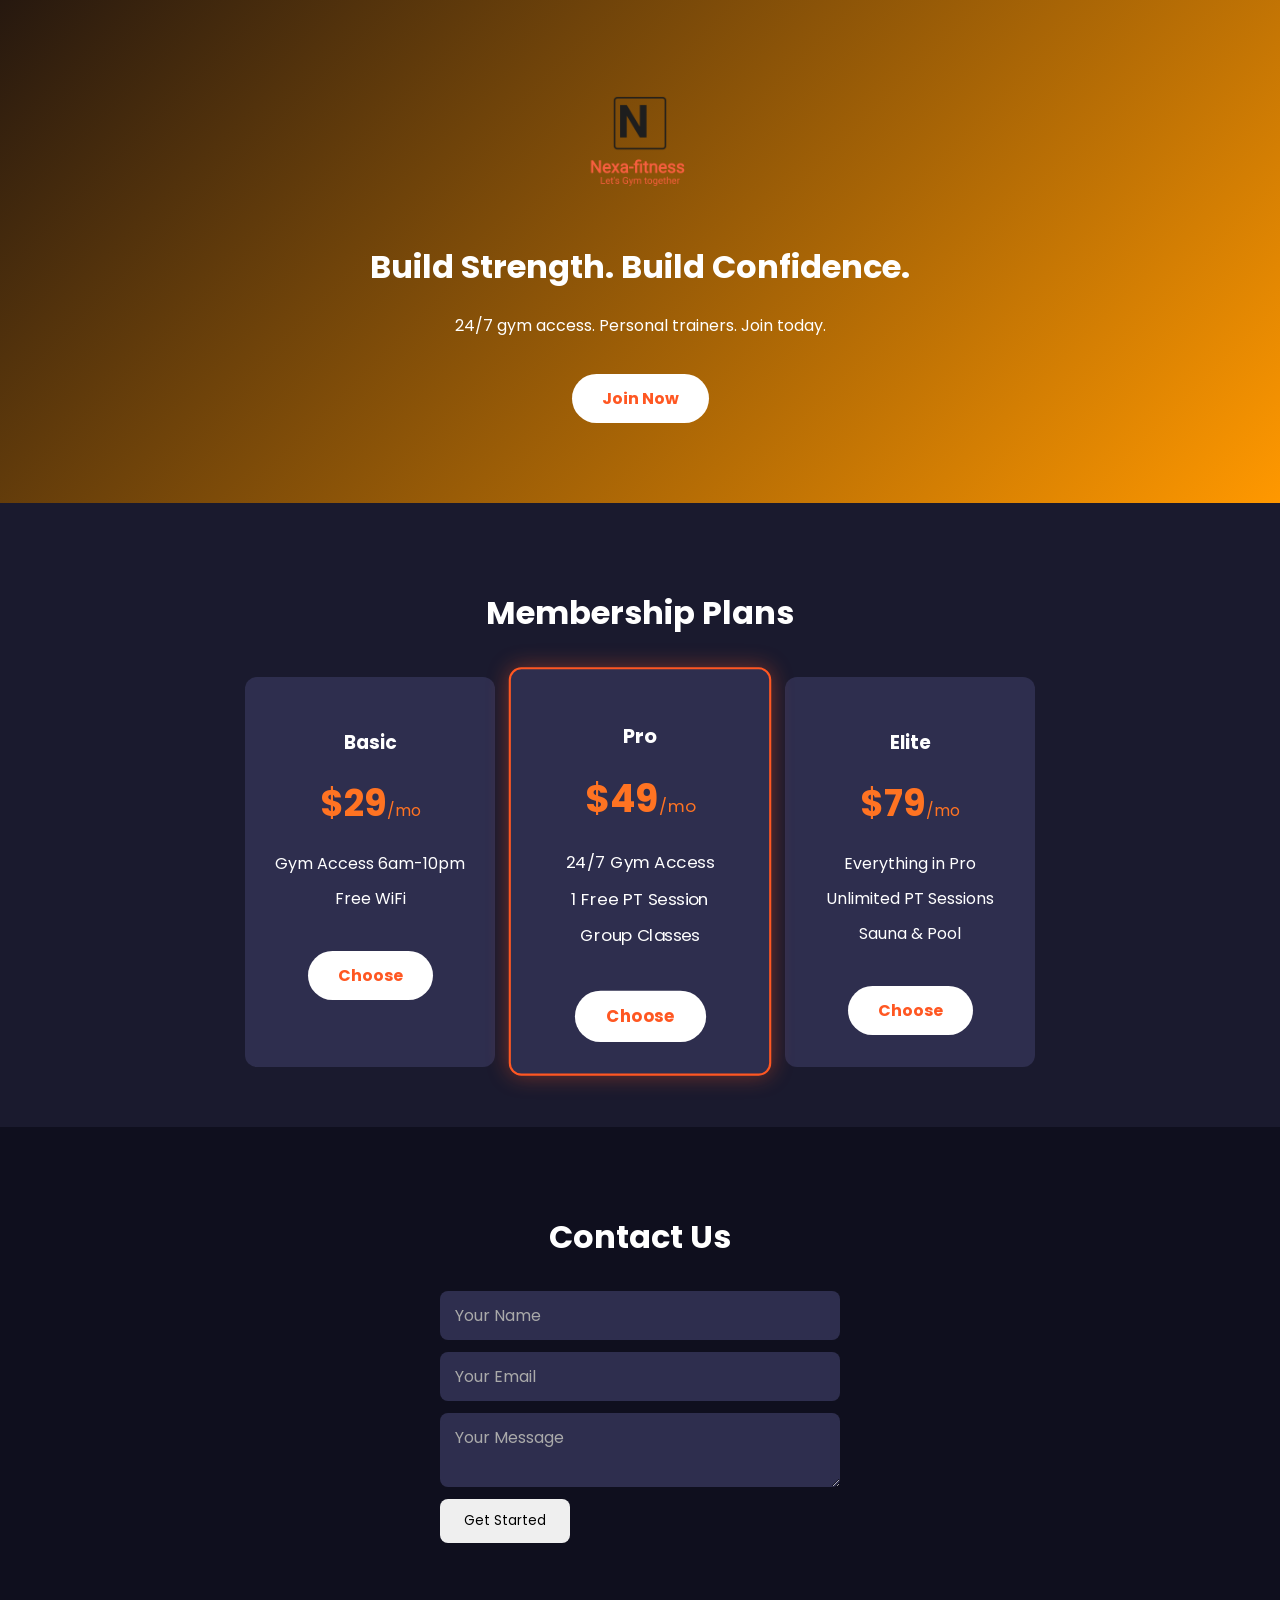
<file: Index.html>
<!DOCTYPE html>
<html lang="en">
<head>
  <meta charset="UTF-8">
  <meta name="viewport" content="width=device-width, initial-scale=1.0">
  <title>Nexa Fitness</title>
  <meta name="description" content="Nexa Fitness - 24/7 gym access, personal trainers, and group classes in Uyo">
  <meta name="keywords" content="gym, fitness, personal trainer, 24/7 gym">
  
  <meta property="og:title" content="Nexa Fitness">
  <meta property="og:description" content="24/7 gym access, personal trainers, and group classes in Uyo">
  <meta property="og:image" content="https://done-johnny.github.io/Nexa-fitness-/Nexa-fitness-logo-transparent.png">
  <meta property="og:url" content="https://done-johnny.github.io/Nexa-fitness-/">
  <meta property="og:type" content="website">
  
  <link rel="stylesheet" href="style.css">
  <link rel="icon" href="favicon.png">
</head>
<body>
  <header class="hero">
    <img src="Nexa-fitness-logo-transparent.png" alt="Nexa Fitness Logo" class="logo">
    <h1>Build Strength. Build Confidence.</h1>
    <p>24/7 gym access. Personal trainers. Join today.</p>
    <a href="#contact" class="btn">Join Now</a>
  </header>

  <section class="pricing">
    <h2>Membership Plans</h2>
    <div class="pricing-cards">
      <div class="price-card">
        <h3>Basic</h3>
        <p class="price">$29<span>/mo</span></p>
        <ul>
          <li>Gym Access 6am-10pm</li>
          <li>Free WiFi</li>
        </ul>
        <a href="#contact" class="btn">Choose</a>
      </div>
      
      <div class="price-card featured">
        <h3>Pro</h3>
        <p class="price">$49<span>/mo</span></p>
        <ul>
          <li>24/7 Gym Access</li>
          <li>1 Free PT Session</li>
          <li>Group Classes</li>
        </ul>
        <a href="#contact" class="btn">Choose</a>
      </div>

      <div class="price-card">
        <h3>Elite</h3>
        <p class="price">$79<span>/mo</span></p>
        <ul>
          <li>Everything in Pro</li>
          <li>Unlimited PT Sessions</li>
          <li>Sauna & Pool</li>
        </ul>
        <a href="#contact" class="btn">Choose</a>
      </div>
    </div> 
  </section>

   <section class="contact" id="contact">
  <h2>Contact Us</h2>
     
    <form action="https://formspree.io/f/mnjrppwe" method="POST" data-ajax="true" id="contact-form">
  <input type="text" name="name" placeholder="Your Name" required>
  <input type="email" name="email" placeholder="Your Email" required>
  <textarea name="message" placeholder="Your Message" required></textarea>
  <button type="submit">Get Started</button>
</form>

<script>
document.getElementById("contact-form").addEventListener("submit", function(e) {
  e.preventDefault();
  fetch(this.action, {
    method: "POST",
    body: new FormData(this),
    headers: { "Accept": "application/json" }
  }).then(response => {
    if (response.ok) {
      window.location.href = "/Nexa-fitness-/thank-you.html";
    } else {
      alert("Something went wrong. Try again.");
    }
  });
});
</script>
</file>
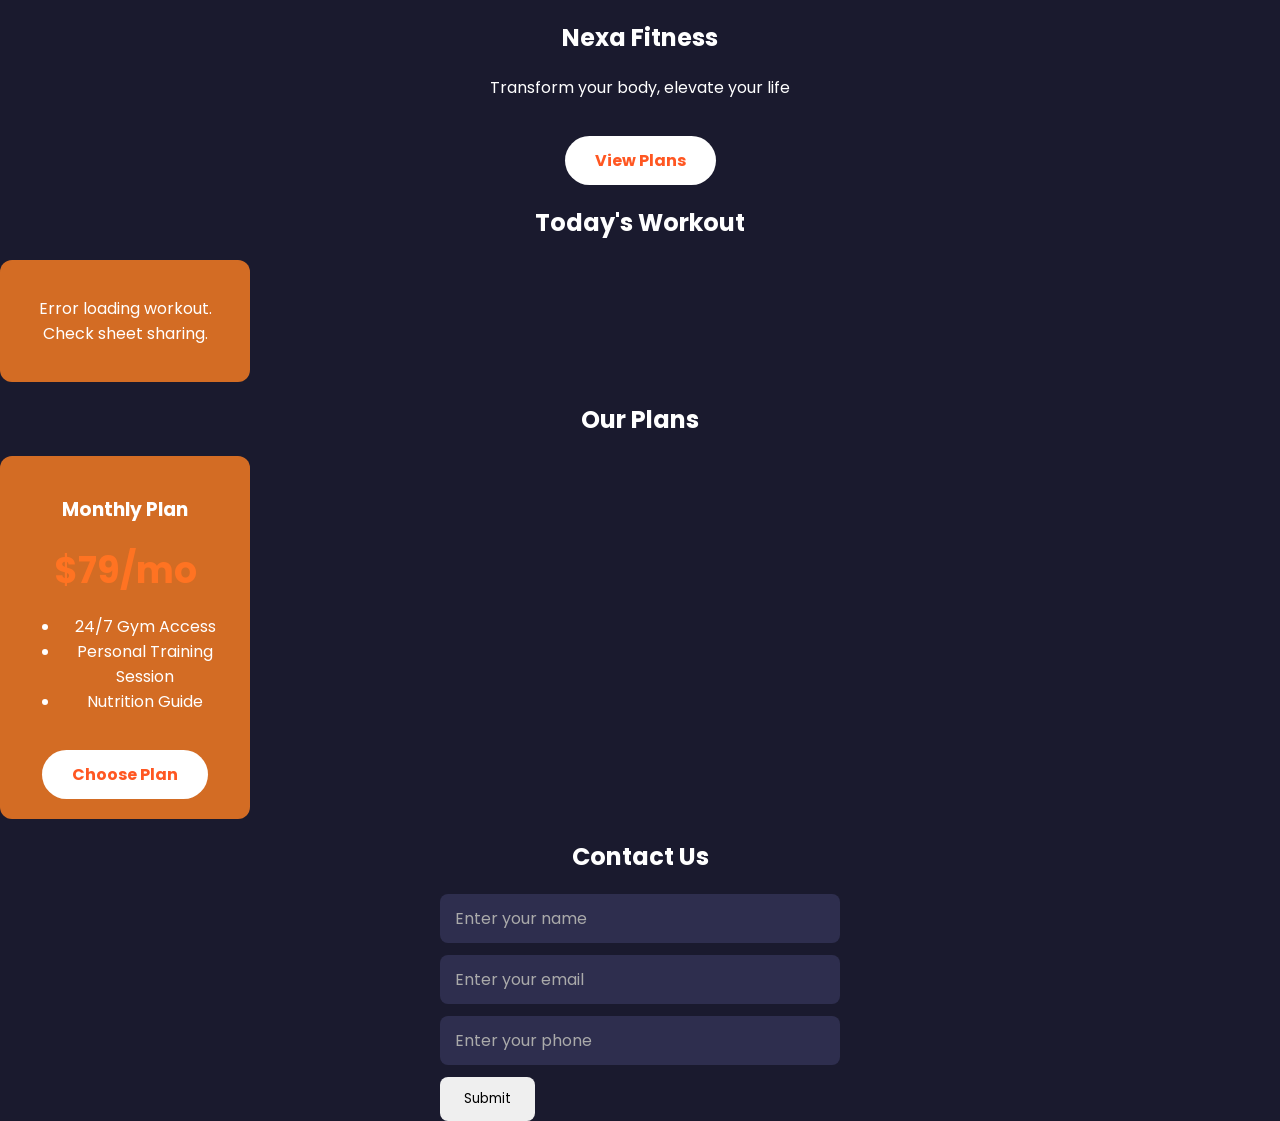
<file: index.html>
<!DOCTYPE html>
<html lang="en">
<head>
    <meta charset="UTF-8">
    <meta name="viewport" content="width=device-width, initial-scale=1.0">
    <title>Nexa Fitness</title>
    <link rel="stylesheet" href="style.css">
    <link rel="manifest" href="manifest.json">
    <meta name="theme-color" content="#ff4500">
    <meta name="mobile-web-app-capable" content="yes">
    <meta name="apple-mobile-web-app-capable" content="yes">
    <meta name="apple-mobile-web-app-status-bar-style" content="black">
    <link rel="apple-touch-icon" href="icon-192.png">
</head>
<body>

    <!-- Hero Section -->
    <section id="home">
        <h1>Nexa Fitness</h1>
        <p>Transform your body, elevate your life</p>
        <a href="#plans" class="btn">View Plans</a>
    </section>

    <!-- Today's Workout Section -->
    <section id="today">
        <h2>Today's Workout</h2>
        <div id="workout-card" class="card">
            <p>Loading workout...</p>
        </div>
    </section>

    <!-- Plans Section -->
    <section id="plans">
        <h2>Our Plans</h2>
        <div class="card">
            <h3>Monthly Plan</h3>
            <p class="price">$79/mo</p>
            <ul>
                <li>24/7 Gym Access</li>
                <li>Personal Training Session</li>
                <li>Nutrition Guide</li>
            </ul>
            <a href="#contact" class="btn">Choose Plan</a>
        </div>
    </section>

    <!-- Contact Section -->
    <section id="contact">
        <h2>Contact Us</h2>
        <form id="contact-form">
            <input type="text" name="name" placeholder="Enter your name" required>
            <input type="email" name="email" placeholder="Enter your email" required>
            <input type="tel" name="phone" placeholder="Enter your phone" required>
            <button type="submit">Submit</button>
        </form>
    </section>

<script>
const CSV_URL = "https://docs.google.com/spreadsheets/d/1p6fkk3GOdjAXQAG9622ukqVSn80e99CBnJsjQOjfIvk/export?format=csv";

function getToday() {
    const d = new Date();
    return d.getFullYear() + '-' + String(d.getMonth() + 1).padStart(2, '0') + '-' + String(d.getDate()).padStart(2, '0');
}

function getYouTubeID(url) {
    if (!url) return '';
    const match = url.match(/(?:youtu\.be\/|youtube\.com\/(?:embed\/|v\/|watch\?v=|watch\?.+&v=))([^&?]+)/);
    return match? match[1] : '';
}

async function loadWorkout() {
    const card = document.getElementById('workout-card');
    try {
        const res = await fetch(CSV_URL);
        const text = await res.text();
        const rows = text.trim().split('\n').map(r => r.split(','));
        const today = getToday();
        const todayRow = rows.slice(1).find(row => row[0].trim() === today);

        if (todayRow) {
            const [date, category, exercise, sets, image, video] = todayRow.map(c => c.trim());
            const ytID = getYouTubeID(video);

            card.innerHTML = `
            ${image? `<img src="${image}" alt="${exercise}">` : ''}
            <h3>${category}</h3>
            <p><strong>Exercise:</strong> ${exercise}</p>
            <p><strong>Sets x Reps:</strong> ${sets}</p>
            ${ytID? `<div class="video"><iframe src="https://www.youtube.com/embed/${ytID}" allowfullscreen></iframe></div>` : ''}
            `;
        } else {
            card.innerHTML = `<p>No workout scheduled for ${today}</p>`;
        }
    } catch (err) {
        card.innerHTML = `<p>Error loading workout. Check sheet sharing.</p>`;
    }
}
loadWorkout();

// AJAX Formspree submit - no page redirect
document.getElementById('contact-form').addEventListener('submit', async function(e) {
  e.preventDefault();
  const form = e.target;
  const data = new FormData(form);
  const button = form.querySelector('button');
  button.textContent = 'Sending...';
  button.disabled = true;
  
  try {
    const res = await fetch('https://formspree.io/f/mnjrppwe', {
      method: 'POST',
      body: data,
      headers: { 'Accept': 'application/json' }
    });
    
    if (res.ok) {
      alert('Thanks! We got your message and will reply within 24 hours.');
      form.reset();
    } else {
      alert('Oops! There was a problem. Please try again.');
    }
  } catch (err) {
    alert('Network error. Please check connection and try again.');
  } finally {
    button.textContent = 'Submit';
    button.disabled = false;
  }
});
</script>
</body>
</html>
</file>
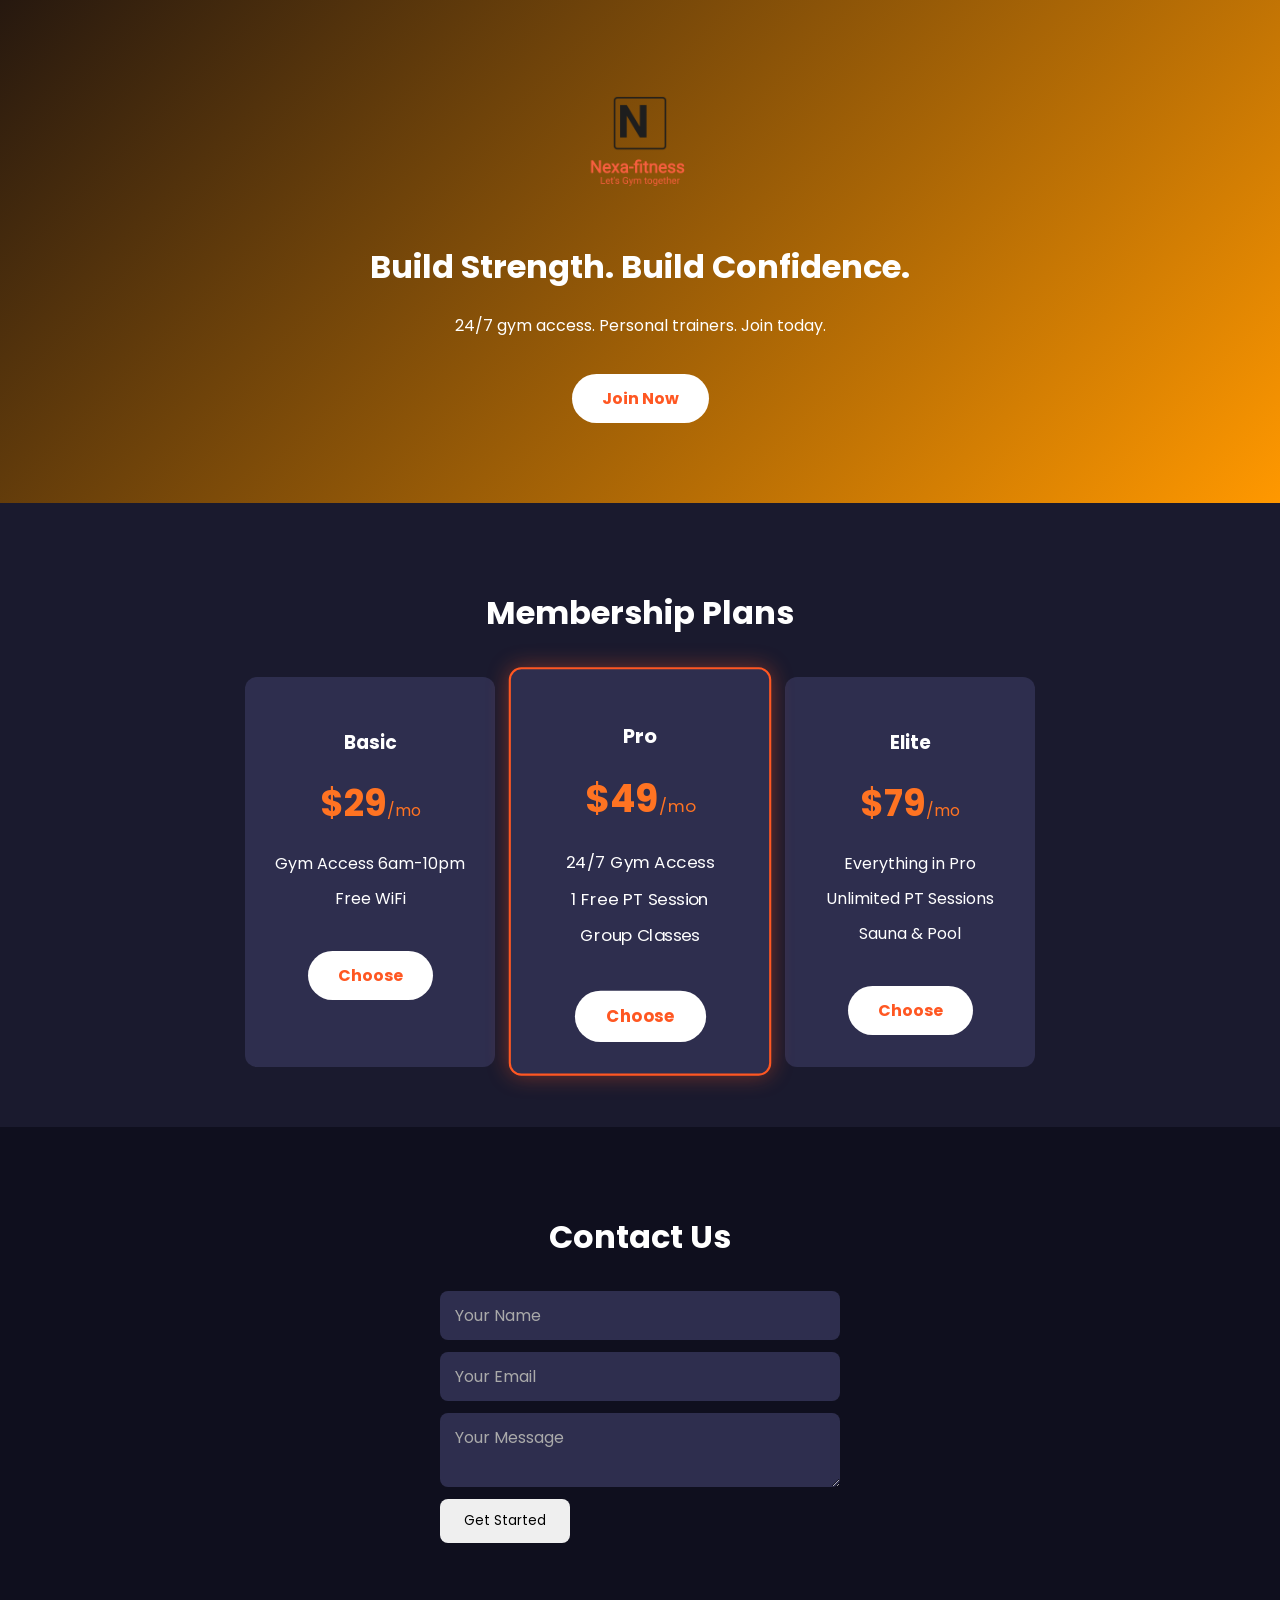
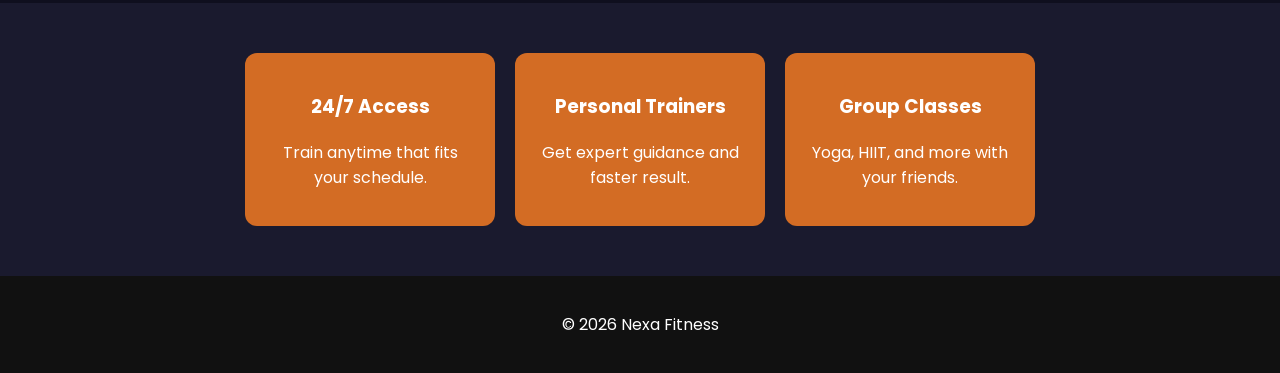
<file: index (1).html>
<!DOCTYPE html>
<html lang="en">
<head>
  <meta charset="UTF-8">
  <meta name="viewport" content="width=device-width, initial-scale=1.0">
  <title>Nexa Fitness</title>
  <meta name="description" content="Nexa Fitness - 24/7 gym access, personal trainers, and group classes in Uyo">
  <meta name="keywords" content="gym, fitness, personal trainer, 24/7 gym">
  
  <meta property="og:title" content="Nexa Fitness">
  <meta property="og:description" content="24/7 gym access, personal trainers, and group classes in Uyo">
  <meta property="og:image" content="https://done-johnny.github.io/Nexa-fitness-/Nexa-fitness-logo-transparent.png">
  <meta property="og:url" content="https://done-johnny.github.io/Nexa-fitness-/">
  <meta property="og:type" content="website">
  
  <link rel="stylesheet" href="style.css">
  <link rel="icon" href="favicon.png">
</head>
<body>
  <header class="hero">
    <img src="Nexa-fitness-logo-transparent.png" alt="Nexa Fitness Logo" class="logo">
    <h1>Build Strength. Build Confidence.</h1>
    <p>24/7 gym access. Personal trainers. Join today.</p>
    <a href="#contact" class="btn">Join Now</a>
  </header>

  <section class="pricing">
    <h2>Membership Plans</h2>
    <div class="pricing-cards">
      <div class="price-card">
        <h3>Basic</h3>
        <p class="price">$29<span>/mo</span></p>
        <ul>
          <li>Gym Access 6am-10pm</li>
          <li>Free WiFi</li>
        </ul>
        <a href="#contact" class="btn">Choose</a>
      </div>
      
      <div class="price-card featured">
        <h3>Pro</h3>
        <p class="price">$49<span>/mo</span></p>
        <ul>
          <li>24/7 Gym Access</li>
          <li>1 Free PT Session</li>
          <li>Group Classes</li>
        </ul>
        <a href="#contact" class="btn">Choose</a>
      </div>

      <div class="price-card">
        <h3>Elite</h3>
        <p class="price">$79<span>/mo</span></p>
        <ul>
          <li>Everything in Pro</li>
          <li>Unlimited PT Sessions</li>
          <li>Sauna & Pool</li>
        </ul>
        <a href="#contact" class="btn">Choose</a>
      </div>
    </div> 
  </section>

   <section class="contact" id="contact">
  <h2>Contact Us</h2>
     
    <form action="https://formspree.io/f/mnjrppwe" method="POST">
  <input type="text" name="name" placeholder="Your Name" required>
  <input type="email" name="email" placeholder="Your Email" required>
  <textarea name="message" placeholder="Your Message" required></textarea>
  
  
  <button type="submit">Get Started</button>
</form>
</section> 
  <section class="features">
    <div class="card">
      <h3>24/7 Access</h3>
      <p>Train anytime that fits your schedule.</p>
    </div>
    <div class="card">
      <h3>Personal Trainers</h3>
      <p>Get expert guidance and faster result.</p>
    </div>
    <div class="card">
      <h3>Group Classes</h3>
      <p>Yoga, HIIT, and more with your friends.</p>
    </div>
  </section>

  <footer>
    <p>© 2026 Nexa Fitness</p>
  </footer>


</body>
</html>
</file>
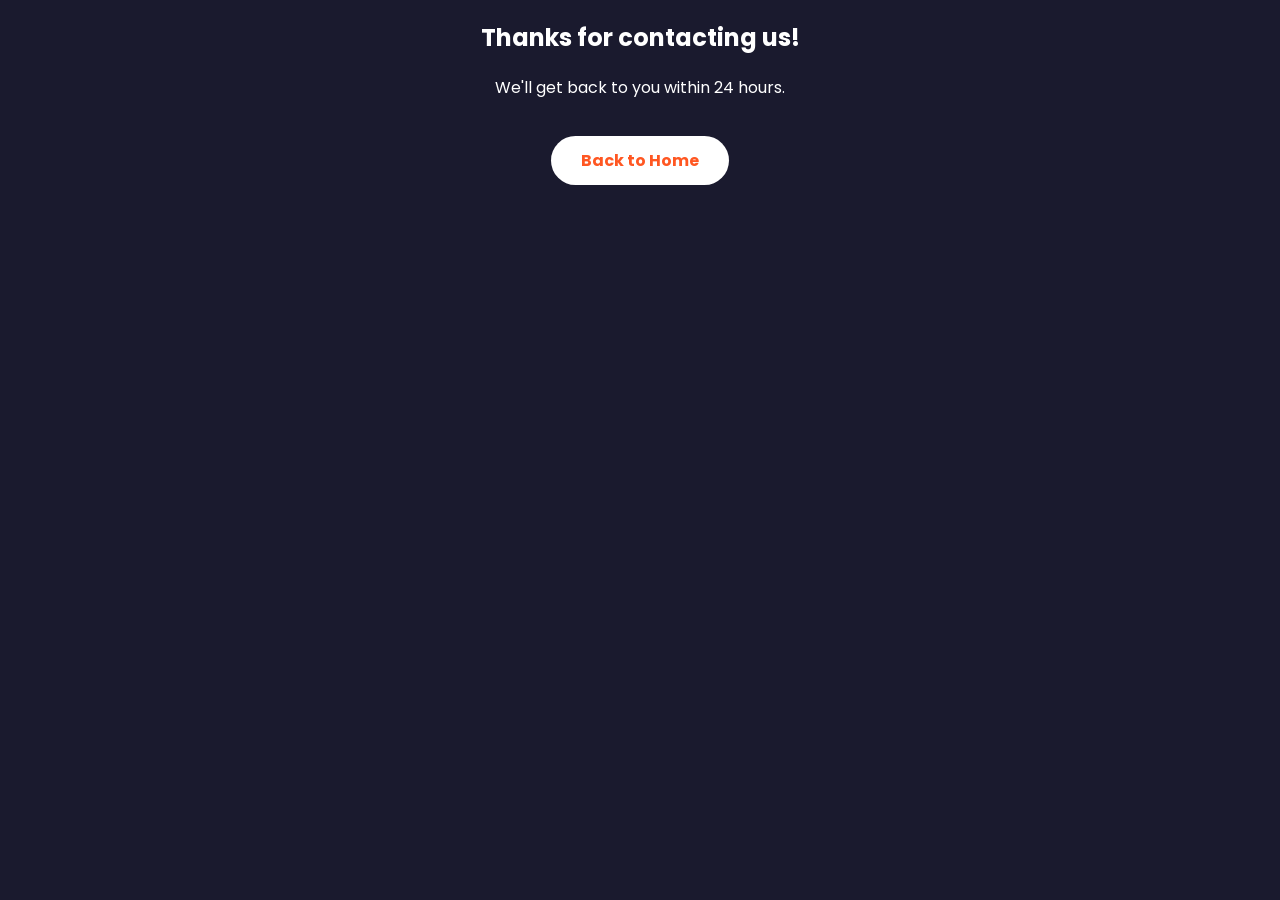
<file: thank-you.html>
<!DOCTYPE html>
<html lang="en">
<head>
    <meta charset="UTF-8">
    <meta name="viewport" content="width=device-width, initial-scale=1.0">
    <title>Thank You - Nexa Fitness</title>
    <link rel="stylesheet" href="style.css">
</head>
<body>
    <section id="home">
        <h1>Thanks for contacting us!</h1>
        <p>We'll get back to you within 24 hours.</p>
        <a href="index.html" class="btn">Back to Home</a>
    </section>
</body>
</html>
</file>
<file: style.css>
@import url('https://fonts.googleapis.com/css2?family=Poppins:wght@400;600;700&display=swap');

html {
  scroll-behavior: smooth;
}

* {
  font-family: 'Poppins', Arial, sans-serif;
  box-sizing: border-box;
}

body {
  background: #1a1a2e;
  color: white;
  text-align: center;
  margin: 0;
}

.logo {
  width: 120px;
  height: auto;
  margin-bottom: 15px;
}

.hero {
  padding: 80px 20px;
  background: linear-gradient(135deg, #26180F, #ff9800);
}

.btn {
  margin-top: 20px;
  padding: 12px 30px;
  border: none;
  border-radius: 25px;
  background: white;
  color: #ff5722;
  font-weight: bold;
  cursor: pointer;
  text-decoration: none;
  display: inline-block;
  transition: 0.2s ease;
}

.btn:hover {
  background: #ff5722;
  color: white;
  transform: scale(1.05);
}

.features {
  display: flex;
  flex-wrap: wrap;
  justify-content: center;
  gap: 20px;
  padding: 50px 20px;
}

.card {
  background: #D36C24;
  padding: 20px;
  border-radius: 12px;
  width: 250px;
  animation: fadeInUp 0.6s ease forwards;
  opacity: 0;
}

.card:nth-child(2) { animation-delay: 0.2s; }
.card:nth-child(3) { animation-delay: 0.4s; }

@keyframes fadeInUp {
  from {
    opacity: 0;
    transform: translateY(20px);
  }
  to {
    opacity: 1;
    transform: translateY(0);
  }
}

.pricing {
  padding: 60px 20px;
  background: #1a1a2e;
}

.pricing h2 {
  margin-bottom: 40px;
  font-size: 32px;
}

.pricing-cards {
  display: flex;
  justify-content: center;
  gap: 20px;
  flex-wrap: wrap;
}

.price-card {
  background: #2e2e4e;
  padding: 30px 20px;
  border-radius: 12px;
  width: 250px;
  border: 2px solid transparent;
  transition: 0.3s ease;
  text-align: center;
}

.price-card:hover {
  border-color: #ff5722;
  transform: translateY(-5px);
}

.price-card.featured {
  border-color: #ff5722;
  transform: scale(1.05);
  box-shadow: 0 0 20px rgba(255, 87, 34, 0.4);
}

.price {
  font-size: 36px;
  font-weight: 700;
  color: #FF7322;
  margin: 15px 0;
}

.price span {
  font-size: 16px;
  font-weight: 400;
}

.price-card ul {
  list-style: none;
  margin: 20px 0;
  text-align: center;
  padding: 0;
}

.price-card ul li {
  margin: 10px 0;
}

.contact {
  padding: 60px 20px;
  background: #0f0f1e;
  text-align: center;
}

.contact h2 {
  margin-bottom: 30px;
  font-size: 32px;
}

form {
  display: flex;
  flex-direction: column;
  gap: 12px;
  max-width: 400px;
  margin: 0 auto;
}

form input, 
form textarea {
  width: 100%;
  padding: 12px 15px;
  border-radius: 8px;
  border: none;
  background: #2e2e4e;
  color: white;
  font-size: 16px;
}

form input:focus,
form textarea:focus {
  outline: 2px solid #ff5722;
}

form button {
  align-self: flex-start;
  padding: 12px 24px;
  border-radius: 8px;
  border: none;
  cursor: pointer;
}

::placeholder {
  color: #aaa;
}

footer {
  padding: 20px;
  background: #111;
}
@media (max-width: 600px) {
  .card, .price-card {
    width: 100%;
    max-width: 320px;
  }
  
  .hero h1 {
    font-size: 1.8rem;
  }
}
#workout-card img {
    width: 100%;
    height: 180px;
    object-fit: cover;
    border-radius: 8px;
    margin-bottom: 16px;
}
#workout-card.video {
    position: relative;
    padding-bottom: 56.25%;
    height: 0;
    margin-top: 16px;
    border-radius: 8px;
    overflow: hidden;
}
#workout-card.video iframe {
    position: absolute;
    top: 0;
    left: 0;
    width: 100%;
    height: 100%;
    border: 0;
  }
</file>
